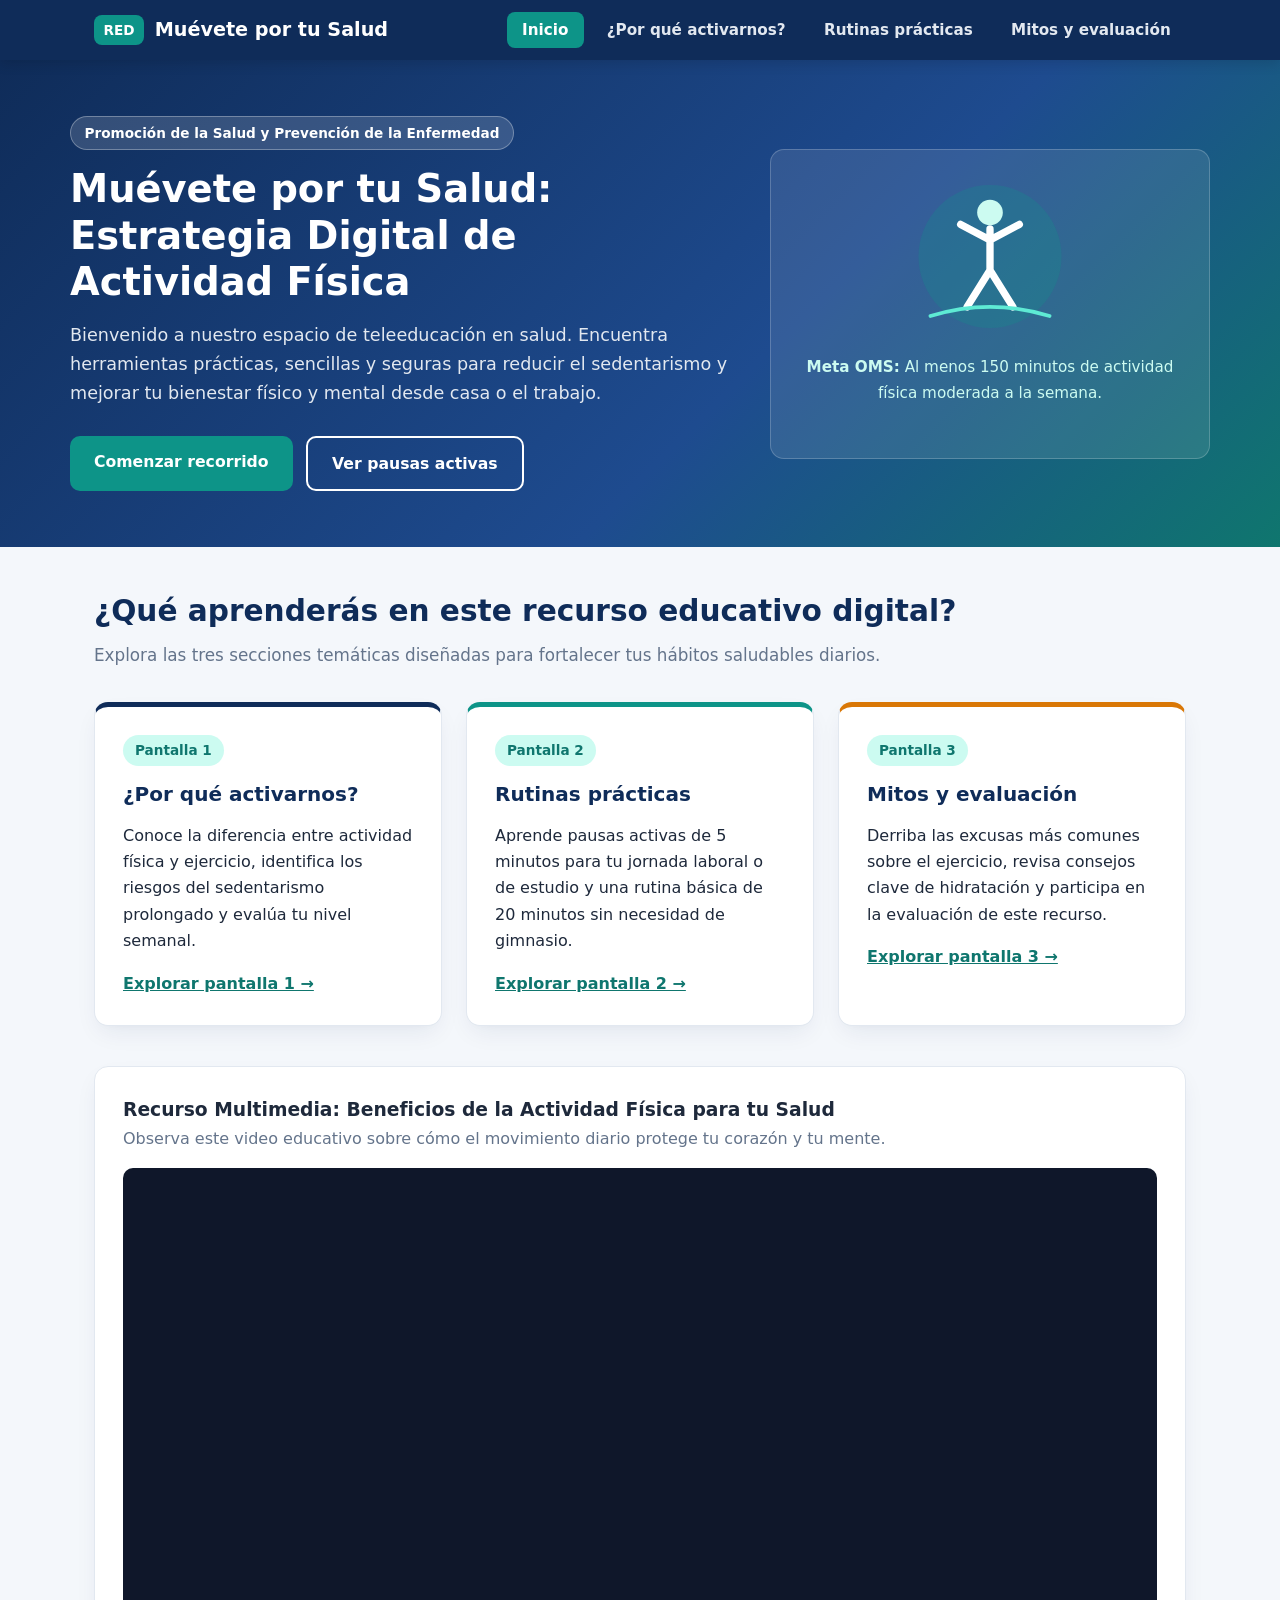
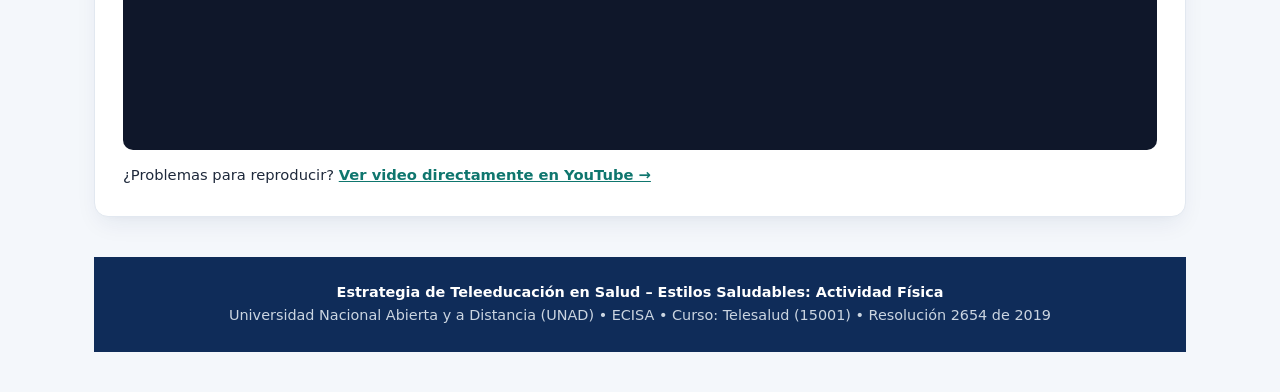
<file: index.html>
<!DOCTYPE html>
<html lang="es">
<head>
  <meta charset="UTF-8" />
  <meta name="viewport" content="width=device-width, initial-scale=1.0" />
  <title>Inicio | Muévete por tu Salud – Teleeducación en Salud</title>
  <link rel="stylesheet" href="css/styles.css" />
</head>
<body>
  <header>
    <nav class="navbar">
      <a href="index.html" class="brand">
        <span class="brand-badge">RED</span>
        <span>Muévete por tu Salud</span>
      </a>
      <button class="menu-toggle" id="menuToggle" aria-label="Abrir menú">☰</button>
      <ul class="nav-links" id="navLinks">
        <li><a href="index.html" class="active">Inicio</a></li>
        <li><a href="por-que-activarnos.html" class="">¿Por qué activarnos?</a></li>
        <li><a href="rutinas.html" class="">Rutinas prácticas</a></li>
        <li><a href="mitos-evaluacion.html" class="">Mitos y evaluación</a></li>
      </ul>
    </nav>
  </header>

  <section class="hero">
    <div class="hero-inner">
      <div>
        <span class="hero-tag">Promoción de la Salud y Prevención de la Enfermedad</span>
        <h1>Muévete por tu Salud: Estrategia Digital de Actividad Física</h1>
        <p>Bienvenido a nuestro espacio de teleeducación en salud. Encuentra herramientas prácticas, sencillas y seguras para reducir el sedentarismo y mejorar tu bienestar físico y mental desde casa o el trabajo.</p>
        <div class="btn-group">
          <a href="por-que-activarnos.html" class="btn btn-primary">Comenzar recorrido</a>
          <a href="rutinas.html" class="btn btn-outline">Ver pausas activas</a>
        </div>
      </div>
      <div class="hero-visual">
        <!-- Ilustración SVG vectorial propia (no requiere archivos externos) -->
        <svg viewBox="0 0 240 180" width="220" height="165" aria-label="Actividad física saludable">
          <circle cx="120" cy="90" r="78" fill="rgba(13, 148, 136, 0.25)" />
          <circle cx="120" cy="42" r="14" fill="#ccfbf1" />
          <path d="M120 60 L120 105 M120 72 L88 55 M120 72 L152 55 M120 105 L95 145 M120 105 L145 145"
                stroke="#ffffff" stroke-width="8" stroke-linecap="round" fill="none" />
          <path d="M55 155 Q120 135 185 155" stroke="#5eead4" stroke-width="4" fill="none" stroke-linecap="round" />
        </svg>
        <p style="margin-top: 0.5rem; font-size: 0.95rem; color: #ccfbf1;"><strong>Meta OMS:</strong> Al menos 150 minutos de actividad física moderada a la semana.</p>
      </div>
    </div>
  </section>

  <main>
    <div class="section-header">
      <h2>¿Qué aprenderás en este recurso educativo digital?</h2>
      <p>Explora las tres secciones temáticas diseñadas para fortalecer tus hábitos saludables diarios.</p>
    </div>

    <div class="grid-3">
      <article class="card card-primary-top">
        <span class="pill-stat">Pantalla 1</span>
        <h3>¿Por qué activarnos?</h3>
        <p>Conoce la diferencia entre actividad física y ejercicio, identifica los riesgos del sedentarismo prolongado y evalúa tu nivel semanal.</p>
        <p style="margin-top: 1rem;"><a href="por-que-activarnos.html" style="color: var(--accent-dark); font-weight: 700;">Explorar pantalla 1 →</a></p>
      </article>

      <article class="card card-accent-top">
        <span class="pill-stat">Pantalla 2</span>
        <h3>Rutinas prácticas</h3>
        <p>Aprende pausas activas de 5 minutos para tu jornada laboral o de estudio y una rutina básica de 20 minutos sin necesidad de gimnasio.</p>
        <p style="margin-top: 1rem;"><a href="rutinas.html" style="color: var(--accent-dark); font-weight: 700;">Explorar pantalla 2 →</a></p>
      </article>

      <article class="card card-amber-top">
        <span class="pill-stat">Pantalla 3</span>
        <h3>Mitos y evaluación</h3>
        <p>Derriba las excusas más comunes sobre el ejercicio, revisa consejos clave de hidratación y participa en la evaluación de este recurso.</p>
        <p style="margin-top: 1rem;"><a href="mitos-evaluacion.html" style="color: var(--accent-dark); font-weight: 700;">Explorar pantalla 3 →</a></p>
      </article>
    </div>

    <section class="video-box">
      <h3>Recurso Multimedia: Beneficios de la Actividad Física para tu Salud</h3>
      <p style="color: var(--text-muted);">Observa este video educativo sobre cómo el movimiento diario protege tu corazón y tu mente.</p>
      <div class="video-wrapper">
        <iframe
          src="https://www.youtube.com/embed/qELDncaLfjo"
          title="Beneficios de la actividad física"
          referrerpolicy="strict-origin-when-cross-origin"
          allow="accelerometer; autoplay; clipboard-write; encrypted-media; gyroscope; picture-in-picture; web-share"
          allowfullscreen>
        </iframe>
      </div>
      <p style="margin-top: 0.85rem; font-size: 0.92rem;">
        ¿Problemas para reproducir? <a href="https://youtu.be/qELDncaLfjo" target="_blank" rel="noopener noreferrer" style="color: var(--accent-dark); font-weight: 700;">Ver video directamente en YouTube →</a>
      </p>
    </section>

  <footer>
    <p><strong>Estrategia de Teleeducación en Salud – Estilos Saludables: Actividad Física</strong></p>
    <p>Universidad Nacional Abierta y a Distancia (UNAD) • ECISA • Curso: Telesalud (15001) • Resolución 2654 de 2019</p>
  </footer>
  <script src="js/script.js"></script>
</body>
</html>
</file>
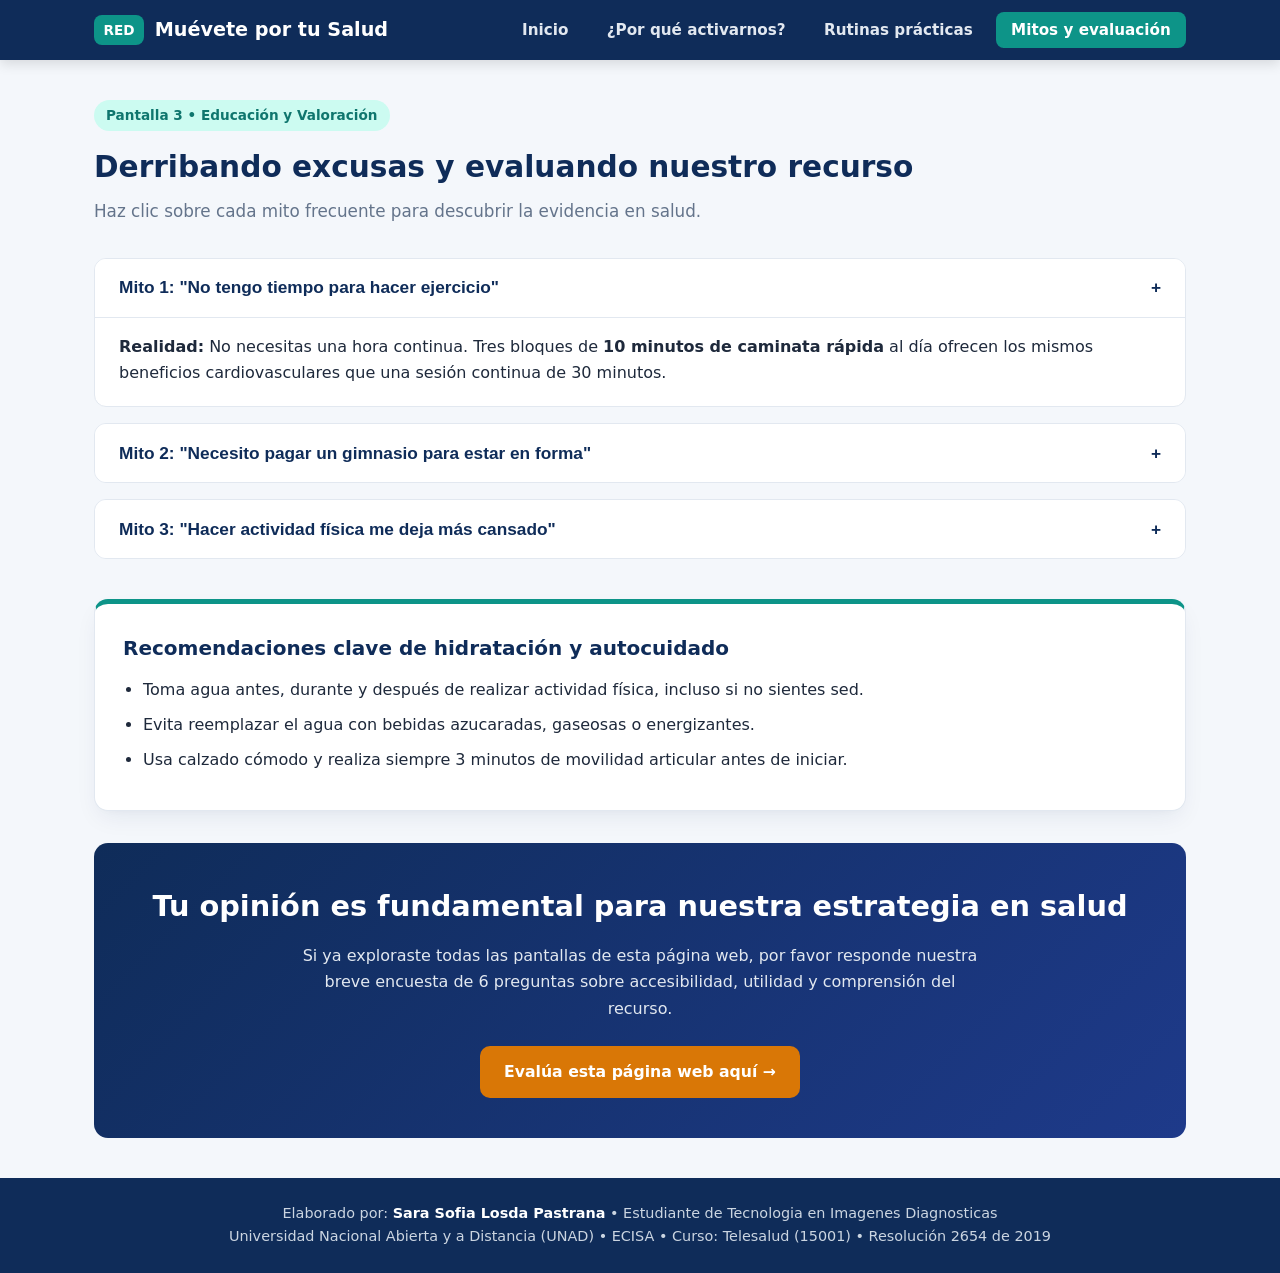
<file: mitos-evaluacion.html>
<!DOCTYPE html>
<html lang="es">
<head>
  <meta charset="UTF-8" />
  <meta name="viewport" content="width=device-width, initial-scale=1.0" />
  <title>Mitos y evaluación | Muévete por tu Salud</title>
  <link rel="stylesheet" href="css/styles.css" />
</head>
<body>
  <header>
    <nav class="navbar">
      <a href="index.html" class="brand">
        <span class="brand-badge">RED</span>
        <span>Muévete por tu Salud</span>
      </a>
      <button class="menu-toggle" id="menuToggle" aria-label="Abrir menú">☰</button>
      <ul class="nav-links" id="navLinks">
        <li><a href="index.html" class="">Inicio</a></li>
        <li><a href="por-que-activarnos.html" class="">¿Por qué activarnos?</a></li>
        <li><a href="rutinas.html" class="">Rutinas prácticas</a></li>
        <li><a href="mitos-evaluacion.html" class="active">Mitos y evaluación</a></li>
      </ul>
    </nav>
  </header>

  <main>
    <div class="section-header">
      <span class="pill-stat">Pantalla 3 • Educación y Valoración</span>
      <h2>Derribando excusas y evaluando nuestro recurso</h2>
      <p>Haz clic sobre cada mito frecuente para descubrir la evidencia en salud.</p>
    </div>

    <section style="margin-bottom: 2.5rem;">
      <div class="myth-item">
        <button type="button" class="myth-btn">
          <span>Mito 1: "No tengo tiempo para hacer ejercicio"</span>
          <span class="icon">+</span>
        </button>
        <div class="myth-content open">
          <p><strong>Realidad:</strong> No necesitas una hora continua. Tres bloques de <strong>10 minutos de caminata rápida</strong> al día ofrecen los mismos beneficios cardiovasculares que una sesión continua de 30 minutos.</p>
        </div>
      </div>

      <div class="myth-item">
        <button type="button" class="myth-btn">
          <span>Mito 2: "Necesito pagar un gimnasio para estar en forma"</span>
          <span class="icon">+</span>
        </button>
        <div class="myth-content">
          <p><strong>Realidad:</strong> Caminar, bailar, subir escaleras o realizar ejercicios con el peso de tu propio cuerpo en casa es completamente gratuito e igual de efectivo para la salud.</p>
        </div>
      </div>

      <div class="myth-item">
        <button type="button" class="myth-btn">
          <span>Mito 3: "Hacer actividad física me deja más cansado"</span>
          <span class="icon">+</span>
        </button>
        <div class="myth-content">
          <p><strong>Realidad:</strong> La actividad física regular mejora la oxigenación cerebral y muscular, aumenta tus niveles de energía diaria y combate la fatiga crónica.</p>
        </div>
      </div>
    </section>

    <div class="card card-accent-top" style="margin-bottom: 2rem;">
      <h3>Recomendaciones clave de hidratación y autocuidado</h3>
      <ul>
        <li>Toma agua antes, durante y después de realizar actividad física, incluso si no sientes sed.</li>
        <li>Evita reemplazar el agua con bebidas azucaradas, gaseosas o energizantes.</li>
        <li>Usa calzado cómodo y realiza siempre 3 minutos de movilidad articular antes de iniciar.</li>
      </ul>
    </div>

    <!-- =====================================================================
         BOTÓN DE EVALUACIÓN: REEMPLAZA EL "#" POR EL LINK DE TU GOOGLE FORMS
         ===================================================================== -->
    <section class="eval-cta">
      <h2>Tu opinión es fundamental para nuestra estrategia en salud</h2>
      <p>Si ya exploraste todas las pantallas de esta página web, por favor responde nuestra breve encuesta de 6 preguntas sobre accesibilidad, utilidad y comprensión del recurso.</p>
      <a href="https://docs.google.com/forms/d/e/1FAIpQLScJ2RZm1EjtiVXcrATyxWKUZDqaO6w15hTafaM6--UGCRHPEg/viewform?usp=publish-editor" target="_blank" rel="noopener noreferrer" class="btn btn-amber">
        Evalúa esta página web aquí →
      </a>
    </section>
  </main>

  <footer>
    <p>Elaborado por: <strong> Sara Sofia Losda Pastrana</strong> • Estudiante de Tecnologia en Imagenes Diagnosticas</p>
    <p>Universidad Nacional Abierta y a Distancia (UNAD) • ECISA • Curso: Telesalud (15001) • Resolución 2654 de 2019</p>
    

  </footer>
  <script src="js/script.js"></script>
</body>
</html>
</file>
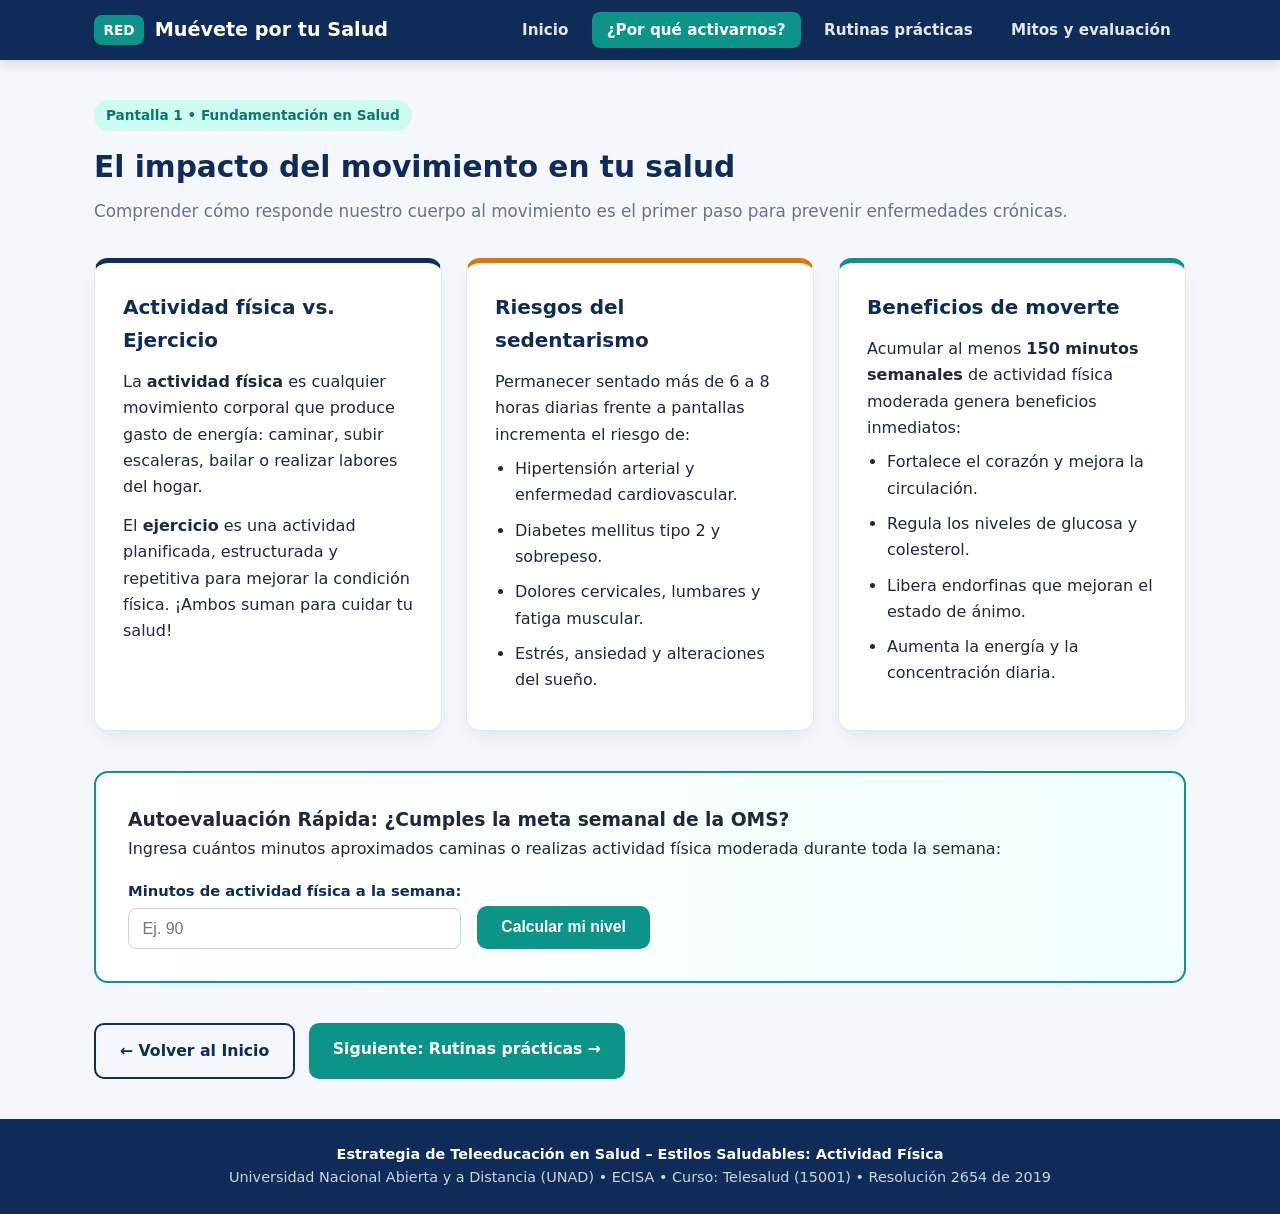
<file: por-que-activarnos.html>
<!DOCTYPE html>
<html lang="es">
<head>
  <meta charset="UTF-8" />
  <meta name="viewport" content="width=device-width, initial-scale=1.0" />
  <title>¿Por qué activarnos? | Muévete por tu Salud</title>
  <link rel="stylesheet" href="css/styles.css" />
</head>
<body>
  <header>
    <nav class="navbar">
      <a href="index.html" class="brand">
        <span class="brand-badge">RED</span>
        <span>Muévete por tu Salud</span>
      </a>
      <button class="menu-toggle" id="menuToggle" aria-label="Abrir menú">☰</button>
      <ul class="nav-links" id="navLinks">
        <li><a href="index.html" class="">Inicio</a></li>
        <li><a href="por-que-activarnos.html" class="active">¿Por qué activarnos?</a></li>
        <li><a href="rutinas.html" class="">Rutinas prácticas</a></li>
        <li><a href="mitos-evaluacion.html" class="">Mitos y evaluación</a></li>
      </ul>
    </nav>
  </header>

  <main>
    <div class="section-header">
      <span class="pill-stat">Pantalla 1 • Fundamentación en Salud</span>
      <h2>El impacto del movimiento en tu salud</h2>
      <p>Comprender cómo responde nuestro cuerpo al movimiento es el primer paso para prevenir enfermedades crónicas.</p>
    </div>

    <div class="grid-3">
      <article class="card card-primary-top">
        <h3>Actividad física vs. Ejercicio</h3>
        <p>La <strong>actividad física</strong> es cualquier movimiento corporal que produce gasto de energía: caminar, subir escaleras, bailar o realizar labores del hogar.</p>
        <p style="margin-top: 0.75rem;">El <strong>ejercicio</strong> es una actividad planificada, estructurada y repetitiva para mejorar la condición física. ¡Ambos suman para cuidar tu salud!</p>
      </article>

      <article class="card card-amber-top">
        <h3>Riesgos del sedentarismo</h3>
        <p>Permanecer sentado más de 6 a 8 horas diarias frente a pantallas incrementa el riesgo de:</p>
        <ul>
          <li>Hipertensión arterial y enfermedad cardiovascular.</li>
          <li>Diabetes mellitus tipo 2 y sobrepeso.</li>
          <li>Dolores cervicales, lumbares y fatiga muscular.</li>
          <li>Estrés, ansiedad y alteraciones del sueño.</li>
        </ul>
      </article>

      <article class="card card-accent-top">
        <h3>Beneficios de moverte</h3>
        <p>Acumular al menos <strong>150 minutos semanales</strong> de actividad física moderada genera beneficios inmediatos:</p>
        <ul>
          <li>Fortalece el corazón y mejora la circulación.</li>
          <li>Regula los niveles de glucosa y colesterol.</li>
          <li>Libera endorfinas que mejoran el estado de ánimo.</li>
          <li>Aumenta la energía y la concentración diaria.</li>
        </ul>
      </article>
    </div>

    <!-- Herramienta interactiva: Autoevaluación de minutos semanales -->
    <section class="interactive-box">
      <h3>Autoevaluación Rápida: ¿Cumples la meta semanal de la OMS?</h3>
      <p>Ingresa cuántos minutos aproximados caminas o realizas actividad física moderada durante toda la semana:</p>
      <div class="form-row">
        <div class="form-group">
          <label for="minutosSemanales">Minutos de actividad física a la semana:</label>
          <input type="number" id="minutosSemanales" min="0" max="2000" placeholder="Ej. 90" />
        </div>
        <button type="button" class="btn btn-primary" onclick="evaluarActividad()">Calcular mi nivel</button>
      </div>
      <div id="resultadoActividad" class="result-banner"></div>
    </section>

    <div class="btn-group">
      <a href="index.html" class="btn btn-outline" style="color: var(--primary); border-color: var(--primary);">← Volver al Inicio</a>
      <a href="rutinas.html" class="btn btn-primary">Siguiente: Rutinas prácticas →</a>
    </div>
  </main>

  <footer>
    <p><strong>Estrategia de Teleeducación en Salud – Estilos Saludables: Actividad Física</strong></p>
    <p>Universidad Nacional Abierta y a Distancia (UNAD) • ECISA • Curso: Telesalud (15001) • Resolución 2654 de 2019</p>
  </footer>
  <script src="js/script.js"></script>
</body>
</html>
</file>
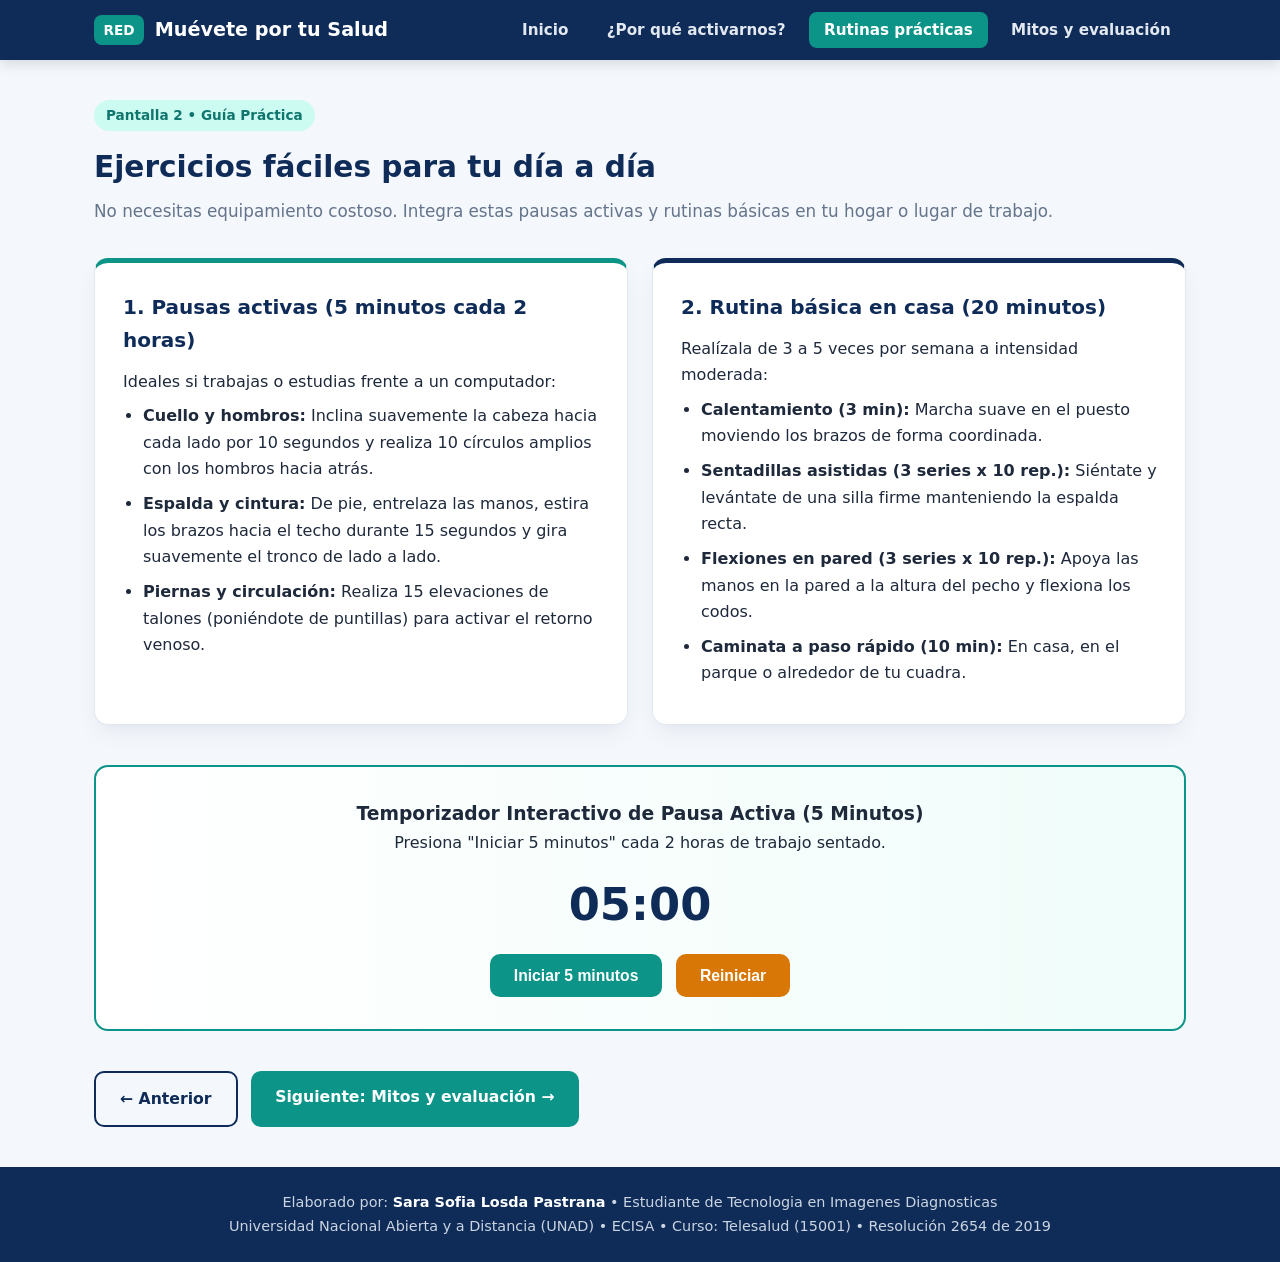
<file: rutinas.html>
<!DOCTYPE html>
<html lang="es">
<head>
  <meta charset="UTF-8" />
  <meta name="viewport" content="width=device-width, initial-scale=1.0" />
  <title>Rutinas prácticas | Muévete por tu Salud</title>
  <link rel="stylesheet" href="css/styles.css" />
</head>
<body>
  <header>
    <nav class="navbar">
      <a href="index.html" class="brand">
        <span class="brand-badge">RED</span>
        <span>Muévete por tu Salud</span>
      </a>
      <button class="menu-toggle" id="menuToggle" aria-label="Abrir menú">☰</button>
      <ul class="nav-links" id="navLinks">
        <li><a href="index.html" class="">Inicio</a></li>
        <li><a href="por-que-activarnos.html" class="">¿Por qué activarnos?</a></li>
        <li><a href="rutinas.html" class="active">Rutinas prácticas</a></li>
        <li><a href="mitos-evaluacion.html" class="">Mitos y evaluación</a></li>
      </ul>
    </nav>
  </header>

  <main>
    <div class="section-header">
      <span class="pill-stat">Pantalla 2 • Guía Práctica</span>
      <h2>Ejercicios fáciles para tu día a día</h2>
      <p>No necesitas equipamiento costoso. Integra estas pausas activas y rutinas básicas en tu hogar o lugar de trabajo.</p>
    </div>

    <div class="grid-2">
      <article class="card card-accent-top">
        <h3>1. Pausas activas (5 minutos cada 2 horas)</h3>
        <p>Ideales si trabajas o estudias frente a un computador:</p>
        <ul>
          <li><strong>Cuello y hombros:</strong> Inclina suavemente la cabeza hacia cada lado por 10 segundos y realiza 10 círculos amplios con los hombros hacia atrás.</li>
          <li><strong>Espalda y cintura:</strong> De pie, entrelaza las manos, estira los brazos hacia el techo durante 15 segundos y gira suavemente el tronco de lado a lado.</li>
          <li><strong>Piernas y circulación:</strong> Realiza 15 elevaciones de talones (poniéndote de puntillas) para activar el retorno venoso.</li>
        </ul>
      </article>

      <article class="card card-primary-top">
        <h3>2. Rutina básica en casa (20 minutos)</h3>
        <p>Realízala de 3 a 5 veces por semana a intensidad moderada:</p>
        <ul>
          <li><strong>Calentamiento (3 min):</strong> Marcha suave en el puesto moviendo los brazos de forma coordinada.</li>
          <li><strong>Sentadillas asistidas (3 series x 10 rep.):</strong> Siéntate y levántate de una silla firme manteniendo la espalda recta.</li>
          <li><strong>Flexiones en pared (3 series x 10 rep.):</strong> Apoya las manos en la pared a la altura del pecho y flexiona los codos.</li>
          <li><strong>Caminata a paso rápido (10 min):</strong> En casa, en el parque o alrededor de tu cuadra.</li>
        </ul>
      </article>
    </div>

    <!-- Temporizador interactivo de pausa activa -->
    <section class="interactive-box" style="text-align: center;">
      <h3>Temporizador Interactivo de Pausa Activa (5 Minutos)</h3>
      <p id="timerStatus">Presiona "Iniciar 5 minutos" cada 2 horas de trabajo sentado.</p>
      <div class="timer-display" id="timerDisplay">05:00</div>
      <div class="btn-group" style="justify-content: center;">
        <button type="button" class="btn btn-primary" onclick="iniciarPausaActiva()">Iniciar 5 minutos</button>
        <button type="button" class="btn btn-amber" onclick="reiniciarPausaActiva()">Reiniciar</button>
      </div>
    </section>

    <div class="btn-group">
      <a href="por-que-activarnos.html" class="btn btn-outline" style="color: var(--primary); border-color: var(--primary);">← Anterior</a>
      <a href="mitos-evaluacion.html" class="btn btn-primary">Siguiente: Mitos y evaluación →</a>
    </div>
  </main>

  <footer>
    <p>Elaborado por: <strong> Sara Sofia Losda Pastrana</strong> • Estudiante de Tecnologia en Imagenes Diagnosticas</p>
    <p>Universidad Nacional Abierta y a Distancia (UNAD) • ECISA • Curso: Telesalud (15001) • Resolución 2654 de 2019</p>
    
  </footer>
  <script src="js/script.js"></script>
</body>
</html>
</file>
<file: css/styles.css>
/* ==========================================================================
   ESTILOS GENERALES - MUÉVETE POR TU SALUD (UNAD - TELESALUD 15001)
   ========================================================================== */
:root {
  --primary: #0f2c59;
  --primary-light: #1e4b8f;
  --accent: #0d9488;
  --accent-dark: #0f766e;
  --accent-soft: #ccfbf1;
  --amber: #d97706;
  --amber-soft: #fef3c7;
  --bg: #f4f7fb;
  --surface: #ffffff;
  --text: #1e293b;
  --text-muted: #64748b;
  --border: #e2e8f0;
  --shadow: 0 10px 25px -5px rgba(15, 44, 89, 0.08), 0 4px 10px -6px rgba(15, 44, 89, 0.04);
  --radius: 14px;
}

* {
  box-sizing: border-box;
  margin: 0;
  padding: 0;
}

html {
  scroll-behavior: smooth;
}

body {
  font-family: 'Segoe UI', system-ui, -apple-system, Roboto, Helvetica, Arial, sans-serif;
  background-color: var(--bg);
  color: var(--text);
  line-height: 1.65;
  display: flex;
  flex-direction: column;
  min-height: 100vh;
}

/* Navegación */
header {
  background-color: var(--primary);
  color: #ffffff;
  position: sticky;
  top: 0;
  z-index: 1000;
  box-shadow: 0 4px 12px rgba(0, 0, 0, 0.12);
}

.navbar {
  max-width: 1140px;
  margin: 0 auto;
  padding: 0.9rem 1.5rem;
  display: flex;
  justify-content: space-between;
  align-items: center;
}

.brand {
  display: flex;
  align-items: center;
  gap: 0.65rem;
  text-decoration: none;
  color: #ffffff;
  font-weight: 700;
  font-size: 1.2rem;
}

.brand-badge {
  background: var(--accent);
  color: #ffffff;
  padding: 0.25rem 0.6rem;
  border-radius: 8px;
  font-size: 0.85rem;
  font-weight: 800;
}

.nav-links {
  list-style: none;
  display: flex;
  gap: 0.5rem;
}

.nav-links a {
  color: #e2e8f0;
  text-decoration: none;
  font-weight: 600;
  font-size: 0.95rem;
  padding: 0.55rem 0.95rem;
  border-radius: 8px;
  transition: all 0.2s ease;
}

.nav-links a:hover,
.nav-links a.active {
  background-color: var(--accent);
  color: #ffffff;
}

.menu-toggle {
  display: none;
  background: none;
  border: 2px solid rgba(255, 255, 255, 0.3);
  color: #ffffff;
  font-size: 1.4rem;
  padding: 0.25rem 0.65rem;
  border-radius: 8px;
  cursor: pointer;
}

/* Hero Banner */
.hero {
  background: linear-gradient(135deg, var(--primary) 0%, var(--primary-light) 60%, var(--accent-dark) 100%);
  color: #ffffff;
  padding: 3.5rem 1.5rem;
}

.hero-inner {
  max-width: 1140px;
  margin: 0 auto;
  display: grid;
  grid-template-columns: 1.2fr 0.8fr;
  gap: 2.5rem;
  align-items: center;
}

.hero-tag {
  display: inline-block;
  background: rgba(255, 255, 255, 0.15);
  border: 1px solid rgba(255, 255, 255, 0.3);
  padding: 0.3rem 0.85rem;
  border-radius: 999px;
  font-size: 0.85rem;
  font-weight: 600;
  margin-bottom: 1rem;
}

.hero h1 {
  font-size: 2.4rem;
  line-height: 1.2;
  margin-bottom: 1rem;
}

.hero p {
  font-size: 1.1rem;
  color: #e2e8f0;
  margin-bottom: 1.75rem;
}

.hero-visual {
  background: rgba(255, 255, 255, 0.1);
  border: 1px solid rgba(255, 255, 255, 0.2);
  border-radius: var(--radius);
  padding: 1.5rem;
  text-align: center;
}

/* Botones */
.btn-group {
  display: flex;
  flex-wrap: wrap;
  gap: 0.85rem;
}

.btn {
  display: inline-block;
  padding: 0.8rem 1.5rem;
  border-radius: 10px;
  font-weight: 700;
  text-decoration: none;
  font-size: 0.98rem;
  cursor: pointer;
  border: none;
  transition: transform 0.15s ease, background-color 0.2s ease;
}

.btn:hover {
  transform: translateY(-2px);
}

.btn-primary {
  background-color: var(--accent);
  color: #ffffff;
}

.btn-primary:hover {
  background-color: var(--accent-dark);
}

.btn-outline {
  background-color: transparent;
  color: #ffffff;
  border: 2px solid #ffffff;
}

.btn-outline:hover {
  background-color: rgba(255, 255, 255, 0.15);
}

.btn-amber {
  background-color: var(--amber);
  color: #ffffff;
}

.btn-amber:hover {
  background-color: #b45309;
}

/* Contenedor principal */
main {
  flex: 1;
  max-width: 1140px;
  width: 100%;
  margin: 0 auto;
  padding: 2.5rem 1.5rem;
}

.section-header {
  margin-bottom: 2rem;
}

.section-header h2 {
  font-size: 1.85rem;
  color: var(--primary);
  margin-bottom: 0.4rem;
}

.section-header p {
  color: var(--text-muted);
  font-size: 1.05rem;
}

/* Grids y Tarjetas */
.grid-3 {
  display: grid;
  grid-template-columns: repeat(3, 1fr);
  gap: 1.5rem;
  margin-bottom: 2.5rem;
}

.grid-2 {
  display: grid;
  grid-template-columns: repeat(2, 1fr);
  gap: 1.5rem;
  margin-bottom: 2.5rem;
}

.card {
  background: var(--surface);
  border: 1px solid var(--border);
  border-radius: var(--radius);
  padding: 1.75rem;
  box-shadow: var(--shadow);
}

.card-accent-top {
  border-top: 5px solid var(--accent);
}

.card-primary-top {
  border-top: 5px solid var(--primary);
}

.card-amber-top {
  border-top: 5px solid var(--amber);
}

.card h3 {
  color: var(--primary);
  font-size: 1.25rem;
  margin-bottom: 0.75rem;
}

.card ul {
  padding-left: 1.25rem;
  margin-top: 0.5rem;
}

.card li {
  margin-bottom: 0.55rem;
}

.pill-stat {
  display: inline-block;
  background: var(--accent-soft);
  color: var(--accent-dark);
  font-weight: 700;
  font-size: 0.85rem;
  padding: 0.25rem 0.75rem;
  border-radius: 999px;
  margin-bottom: 0.75rem;
}

/* Video contenedor responsivo */
.video-box {
  background: var(--surface);
  border: 1px solid var(--border);
  border-radius: var(--radius);
  padding: 1.75rem;
  box-shadow: var(--shadow);
  margin-bottom: 2.5rem;
}

.video-wrapper {
  position: relative;
  padding-bottom: 56.25%;
  height: 0;
  overflow: hidden;
  border-radius: 10px;
  margin-top: 1rem;
  background: #0f172a;
}

.video-wrapper iframe {
  position: absolute;
  top: 0;
  left: 0;
  width: 100%;
  height: 100%;
  border: 0;
}

/* Herramientas interactivas */
.interactive-box {
  background: linear-gradient(to right, #ffffff, #f0fdfa);
  border: 2px solid var(--accent);
  border-radius: var(--radius);
  padding: 2rem;
  margin-bottom: 2.5rem;
}

.form-row {
  display: flex;
  flex-wrap: wrap;
  gap: 1rem;
  align-items: flex-end;
  margin-top: 1rem;
}

.form-group {
  display: flex;
  flex-direction: column;
  gap: 0.35rem;
  min-width: 220px;
}

.form-group label {
  font-weight: 600;
  font-size: 0.92rem;
  color: var(--primary);
}

.form-group input,
.form-group select {
  padding: 0.65rem 0.85rem;
  border: 1px solid #cbd5e1;
  border-radius: 8px;
  font-size: 1rem;
}

.result-banner {
  margin-top: 1.25rem;
  padding: 1rem 1.25rem;
  border-radius: 10px;
  background: var(--accent-soft);
  color: var(--primary);
  font-weight: 600;
  display: none;
}

/* Temporizador Pausa Activa */
.timer-display {
  font-size: 2.8rem;
  font-weight: 800;
  color: var(--primary);
  font-variant-numeric: tabular-nums;
  margin: 0.75rem 0;
}

/* Acordeón de Mitos */
.myth-item {
  background: var(--surface);
  border: 1px solid var(--border);
  border-radius: 12px;
  margin-bottom: 1rem;
  overflow: hidden;
}

.myth-btn {
  width: 100%;
  text-align: left;
  background: var(--surface);
  border: none;
  padding: 1.15rem 1.5rem;
  font-size: 1.08rem;
  font-weight: 700;
  color: var(--primary);
  cursor: pointer;
  display: flex;
  justify-content: space-between;
  align-items: center;
}

.myth-btn:hover {
  background: #f8fafc;
}

.myth-content {
  padding: 0 1.5rem 1.25rem 1.5rem;
  color: var(--text);
  border-top: 1px solid var(--border);
  display: none;
}

.myth-content.open {
  display: block;
  padding-top: 1rem;
}

/* Banner de evaluación */
.eval-cta {
  background: linear-gradient(135deg, var(--primary) 0%, #1e3a8a 100%);
  color: #ffffff;
  border-radius: var(--radius);
  padding: 2.5rem 2rem;
  text-align: center;
  margin-top: 2rem;
}

.eval-cta h2 {
  font-size: 1.8rem;
  margin-bottom: 0.75rem;
}

.eval-cta p {
  max-width: 680px;
  margin: 0 auto 1.5rem auto;
  color: #e2e8f0;
}

/* Footer */
footer {
  background-color: var(--primary);
  color: #cbd5e1;
  text-align: center;
  padding: 1.5rem;
  font-size: 0.9rem;
  margin-top: auto;
}

footer strong {
  color: #ffffff;
}

/* Responsivo para celulares y tablets */
@media (max-width: 860px) {
  .hero-inner,
  .grid-3,
  .grid-2 {
    grid-template-columns: 1fr;
  }

  .hero h1 {
    font-size: 1.9rem;
  }

  .menu-toggle {
    display: block;
  }

  .nav-links {
    display: none;
    flex-direction: column;
    position: absolute;
    top: 100%;
    left: 0;
    right: 0;
    background-color: var(--primary);
    padding: 1rem 1.5rem;
    border-top: 1px solid rgba(255, 255, 255, 0.15);
  }

  .nav-links.show {
    display: flex;
  }
}
</file>
